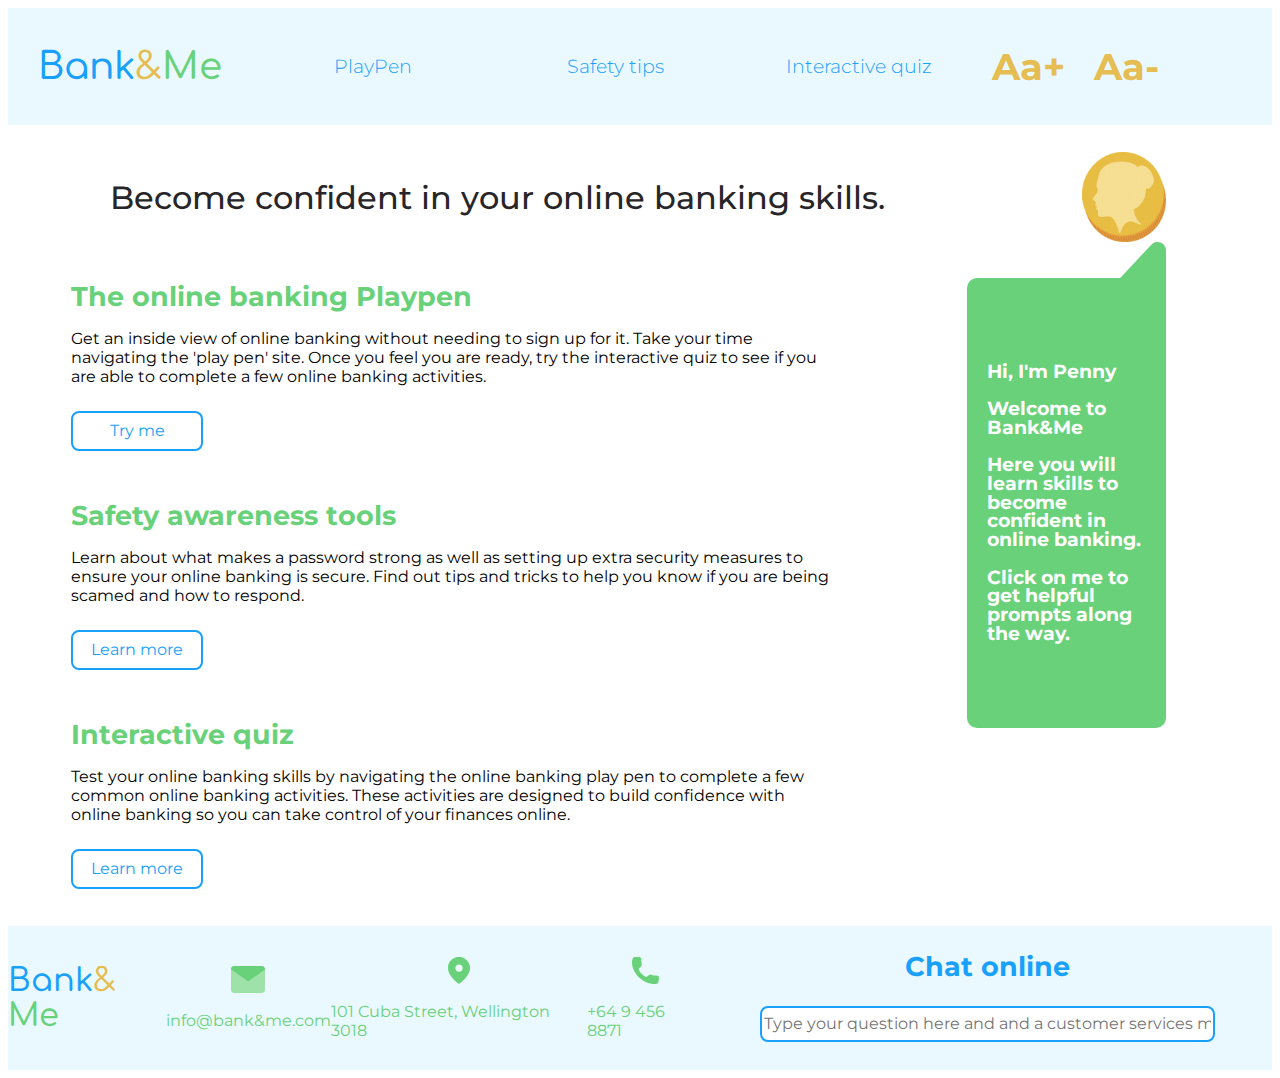
<file: index.html>
<html>
<head>
    <meta name="viewport" content="width=device-width, initial-scale=1">
    <title>Welcome to Bank&Me</title>
    <link rel="stylesheet" href="css/styles.css">
    <link rel="preconnect" href="https://fonts.googleapis.com"> 
    <link rel="preconnect" href="https://fonts.gstatic.com" crossorigin> 
    <link href="https://fonts.googleapis.com/css2?family=Comfortaa:wght@700&family=Montserrat:wght@400;500;700&display=swap" rel="stylesheet">
    
</head>
<body>
    <!-- Navbar -->
    <nav>
        <a class="logo" href="index.html">
            <div style="margin:auto">
                <h1>Bank</h1>
                <h1>&</h1>
                <h1>Me</h1>
            </div>
        </a>
        <a href="playpen.html">
            <p>PlayPen</p>
        </a>
        <a href="safety.html">
            <p>Safety tips</p>
        </a>
        <a href="quiz.html">
            <p>Interactive quiz</p>
        </a>
        <a onclick="increaseFontSize()">
            <h1 class="font-increaser">Aa+</h1>
        </a>
        <a onclick="decreaseFontSize()">
            <h1 class="font-increaser">Aa-</h1>
        </a>
    </nav>
    <!-- Links -->
    <div class="container">
        <div class="flex-column" style="grid-column: span 2;">
            <h1 class="title">Become confident in your online banking skills.</h1>
        </div>
        <div class="penny">
            <img src="images/penny.png">
            <img class="corner" src="images/corner.svg">
            <div class="blurb flex-column"><h3>Hi, I'm Penny <br><br> Welcome to Bank&Me <br><br> Here you will learn skills to become confident in online banking. <br><br> Click on me to get helpful prompts along the way. </h3>
            </div>
        </div>
        <div class="content flex-around" style="grid-column: span 2;" id="content">
            <div>
                <h2>The online banking Playpen</h2>
                <p>Get an inside view of online banking without needing to sign up for it. Take your time navigating the 'play pen' site. Once you feel you are ready, try the interactive quiz to see if you are able to complete a few online banking activities. </p>
                <a href="playpen.html" class="button">Try me</a>
            </div>
            <div>
                <h2>Safety awareness tools</h2>
                <p>Learn about what makes a password strong as well as setting up extra security measures to ensure your online banking is secure. Find out  tips and tricks to help you know if you are being scamed and how to respond.</p>
                <a href="safety.html" class="button">Learn more</a>
            </div>
            <div>
                <h2>Interactive quiz</h2>
                <p>Test your online banking skills by navigating the online banking play pen to complete a few common online banking activities. These activities are designed to build confidence with online banking so you can take control of your finances online.  </p>
                <a href="quiz.html" class="button">Learn more</a>
            </div>
        </div>
    </div>
    <!-- Footer -->
    <div class="footer">
        <div class="flex-around">
            <div class="flex-row">
               <a class="logo" href="index.html">
                    <div style="margin:auto">
                        <h1>Bank</h1>
                        <h1>&</h1>
                        <h1>Me</h1>
                    </div>
                </a>
                <div class="flex-column">
                    <div class="flex-row">
                        <img src="images/mail.svg">
                    </div>
                    <br>
                    <div>
                        <p>info@bank&me.com</p>
                    </div>
                </div>
                <div class="flex-column">
                    <div class="flex-row">
                        <img src="images/location.svg">
                    </div>
                    <br>
                    <div>
                        <p>101 Cuba Street, Wellington 3018</p>
                    </div>
                </div>
                <div class="flex-column">
                    <div class="flex-row">
                        <img src="images/phone.svg">
                    </div>
                    <br>
                    <div>
                        <p>+64 9 456 8871</p>
                    </div>
                </div>
            </div>
        </div>
        <div class="flex-column">
            <div>
                <h2>Chat online</h2>
            </div>
            <br>
            <input type="text" placeholder="Type your question here and and a customer services member will be with you shortly...">
        </div>
    </div> 
<script src="js/font-change.js"></script>
</body>
</html>
</file>
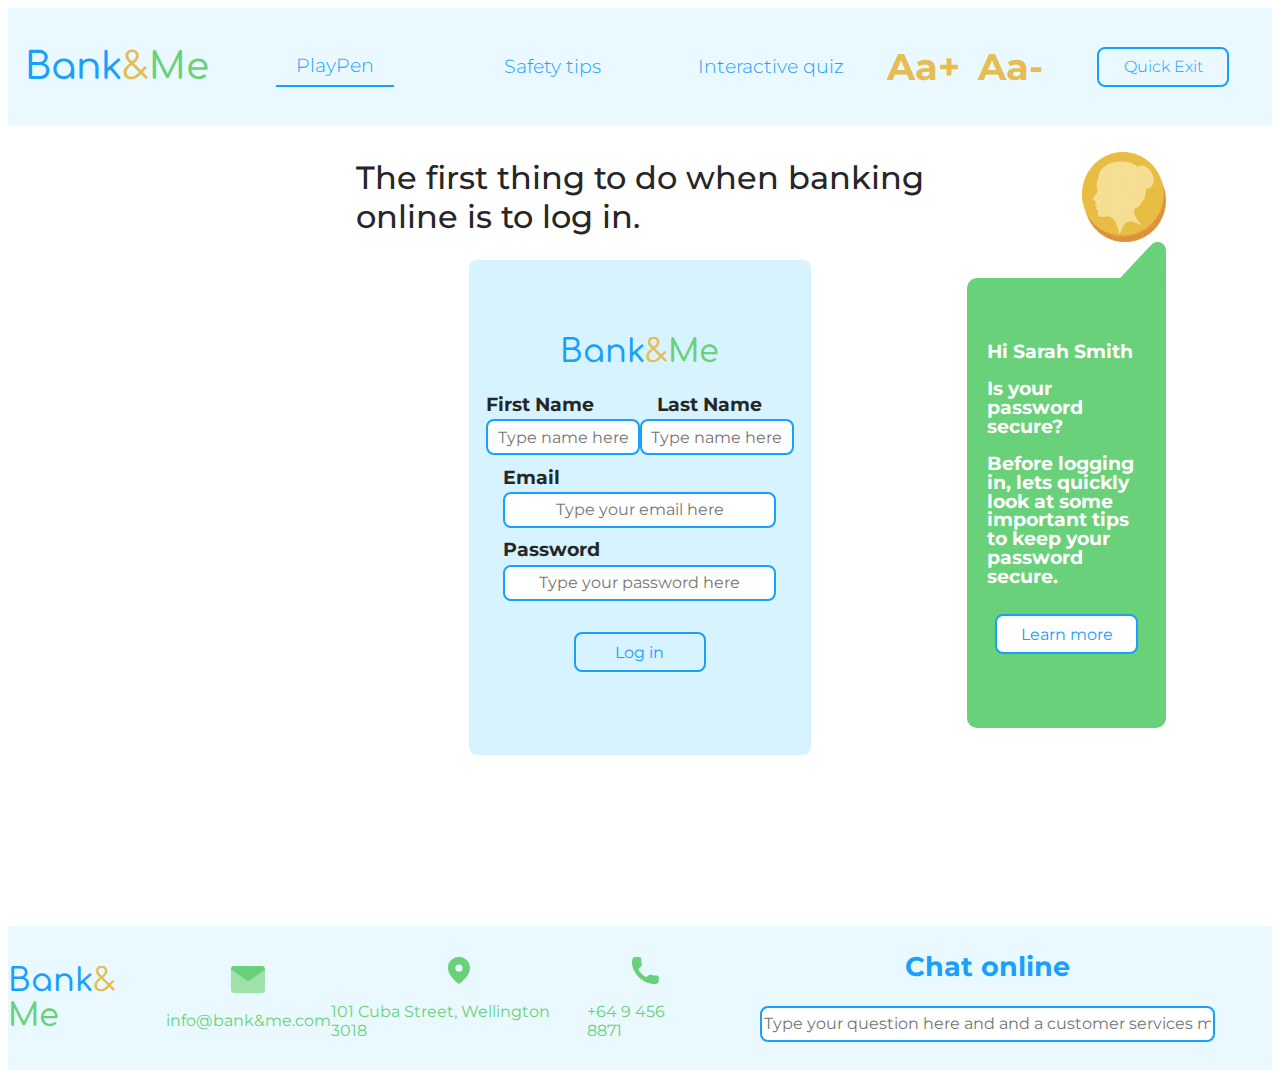
<file: playpen.html>
<html>
<head>
    <meta name="viewport" content="width=device-width, initial-scale=1">
    <title>Playpen</title>
    <link rel="stylesheet" href="css/styles.css">
    <link rel="preconnect" href="https://fonts.googleapis.com"> 
    <link rel="preconnect" href="https://fonts.gstatic.com" crossorigin> 
    <link href="https://fonts.googleapis.com/css2?family=Comfortaa:wght@700&family=Montserrat:wght@400;500;700&display=swap" rel="stylesheet">
</head>
<body>
    <nav class="quick-exit">
        <a class="logo" href="index.html">
            <div style="margin:auto">
                <h1>Bank</h1>
                <h1>&</h1>
                <h1>Me</h1>
            </div>
        </a>
        <a href="playpen.html">
            <p class="current">PlayPen</p>
        </a>
        <a href="safety.html">
            <p>Safety tips</p>
        </a>
        <a href="quiz.html">
            <p>Interactive quiz</p>
        </a>
        <a onclick="increaseFontSize()">
            <h1 class="font-increaser">Aa+</h1>
        </a>
        <a onclick="decreaseFontSize()">
            <h1 class="font-increaser">Aa-</h1>
        </a>
        <div class="flex-column">
            <a class="button" href="http://www.google.com">Quick Exit</a>
        </div>
    </nav>
    <div class="container" id="login">
        <h1 style="grid-column-start: 2;">The first thing to do when banking online is to log in. </h1>
        <div class="penny" style="grid-row: span 2">
            <img src="images/penny.png">
            <img class="corner" src="images/corner.svg">
            <div class="blurb">
                <div>
                    <h3>
                        Hi Sarah Smith <br><br> Is your password secure? <br><br>Before logging in, lets quickly look at some important tips to keep your password secure. <br><br>
                    </h3>
                    <a class="button" href="safety.html">Learn more</a>
                </div>
            </div>
        </div>
        <div class="pop-up flex-column" style="display:flex;grid-column-start:2">
            <div class="flex-around">
                <a class="logo" href="index.html">
                    <div style="margin:auto">
                        <h1>Bank</h1>
                        <h1>&</h1>
                        <h1>Me</h1>
                    </div>
                </a>
                <br>
                <div class="flex-row">
                    <div>
                        <label>
                            <h3>First Name</h3>
                        </label>
                        <input type="text" placeholder="Type name here" style="width:90%">
                    </div>
                    <div>
                        <label>
                            <h3>Last Name</h3>
                        </label>
                        <input type="text" placeholder="Type name here" style="width:90%;margin-left:0%">
                    </div>
                </div>
                <label>
                    <h3>Email</h3>
                </label>
                <input type="text" placeholder="Type your email here">
                <label>
                    <h3>Password</h3>
                </label>
                <input type="text" placeholder="Type your password here">
                <br>
                <a class="button" href="javascript:selectPlaypen()">Log in</a>
            </div>
        </div>
    </div>
    
    <div class="container" style="display:none" id="playpen">
        <!-- Customer information -->
        <div class="flex-around">
            <div>
                <h1>Hi Sarah</h1>
                <br>
                <h3>Welcome to your online banking</h3>
            </div>
        </div>
        <!-- Playpen navigation -->
        <div>
            <div class="icons">
                <a href="javascript:selectAccount()" class="flex-column">
                    <img src="images/account.svg" onmouseover="this.src='images/account_white.svg';" onmouseout="this.src='images/account.svg';">
                    <p>My Accounts</p>
                </a>
                <a href="javascript:selectPay()" class="flex-column">
                    <img src="images/pay.svg" onmouseover="this.src='images/pay_white.svg';" onmouseout="this.src='images/pay.svg';">
                    <p>Pay Someone</p>
                </a>
                <a href="javascript:selectTransfer()" class="flex-column">
                    <img src="images/transfer.svg" onmouseover="this.src='images/transfer_white.svg';" onmouseout="this.src='images/transfer.svg';">
                    <p>Transfer Money</p>
                </a>
                <a class="flex-column">
                    <img src="images/profile.svg" onmouseover="this.src='images/profile_white.svg';" onmouseout="this.src='images/profile.svg';">
                    <p>Profile</p>
                </a>
            </div>
        </div>
        <!-- Penny -->
        <div class="penny" style="grid-row: span 2">
            <img src="images/penny.png">
            <img class="corner" src="images/corner.svg">
            <div class="blurb">
                <h3 id="penny-text">
                    This is the online banking Playpen. <br><br> Move around the online banking website to familiarize yourself with how online banking works. <br><br> On this 'My Accounts' page you can check your accounts and search transactions<br><br>
                </h3>
            </div>
        </div>
        <!-- Accounts -->
        <div class="flex-around">
            <div></div>
            <div>
                <a href="javascript:selectEveryday()">
                    <div class="account">
                        <h2>Everyday account</h2>
                        <h1>$13,685.35</h1>
                        <h3 style="font-weight:500">Account number:</h3>
                        <h3>12 4356 7890 1234</h3>
                    </div>
                </a>
            </div>
            <div>
                <a href="javascript:selectSavings()">
                    <div class="account">
                        <h2>Savings account</h2>
                        <h1>$40,055.17</h1>
                        <h3 style="font-weight:500">Account number:</h3>
                        <h3>98 7654 3210 9876</h3>
                    </div>
                </a>
            </div>
            <div>
                <h3>Search transactions</h3>
                <input type="text" placeholder="Keyword" style="margin-left:0">
                <input type="date" placeholder="Date Start" style="margin-left:0;text-align:center">
                <input type="date" placeholder="Date End" style="margin-left:0;text-align:center">
            </div>
            <div></div>
        </div>
        <!-- Everyday Account -->
        <div id="everyday-account" style="display:block">
            <div class="flex-column" style="height:8vh">
                <h2>Everyday Account</h2>
            </div>
            <div class="transaction"><h3>Recent Transactions</h3> <h3>Date</h3><h3>Debit</h3><h3>Credit</h3><h3>Balance</h3></div>
            <div class="scroll">
                 <div class="transaction">
                    <p>Foodworks</p>
                    <p>April 19, 2022</p>
                    <p>-$53.75</p>
                    <p>-</p>
                    <p>$13,685.35</p>
                </div>
                <div class="transaction">
                    <p>Foodworks</p>
                    <p>April 19, 2022</p>
                    <p>-$53.75</p>
                    <p>-</p>
                    <p>$13,685.35</p>
                </div>
                <div class="transaction">
                    <p>Foodworks</p>
                    <p>April 19, 2022</p>
                    <p>-$53.75</p>
                    <p>-</p>
                    <p>$13,685.35</p>
                </div>
                <div class="transaction">
                    <p>Misschu cafe</p>
                    <p>April 18, 2022</p>
                    <p>-$13.30</p>
                    <p>-</p>
                    <p>$13,739.10</p>
                </div>
                <div class="transaction">
                    <p>Palmers</p>
                    <p>April 18, 2022</p>
                    <p>-</p>
                    <p>+29.00</p>
                    <p>$13,752.40</p>
                </div>
                <div class="transaction">
                    <p>Event Cinemas</p>
                    <p>April 17, 2022</p>
                    <p>-$24.00</p>
                    <p>-</p>
                    <p>$13,723.40</p>
                </div>
                <div class="transaction">
                    <p>Countdown</p>
                    <p>April 18, 2022</p>
                    <p>-$83.29</p>
                    <p>-</p>
                    <p>$13,747.40</p>
                </div>
                <div class="transaction">
                    <p>Air New Zealand</p>
                    <p>April 18, 2022</p>
                    <p>-$550.00</p>
                    <p>-</p>
                    <p>$13,830.69</p>
                </div>
                <div class="transaction">
                    <p>Auckland Library</p>
                    <p>April 18, 2022</p>
                    <p>-$4.00</p>
                    <p>-</p>
                    <p>$15,480.69</p>
                </div>
                <div class="transaction">
                    <p>Suji Bar</p>
                    <p>April 13, 2022</p>
                    <p>-$109.75</p>
                    <p>-</p>
                    <p>$13,685.35</p>
                </div>
            </div>
        </div>
         <!-- Savings Account -->
        <div id="savings-account" style="display:none">
            <div class="flex-column" style="height:8vh">
                <h2>Savings Account</h2>
            </div>
            <div class="transaction"><h3>Recent Transactions</h3> <h3>Date</h3><h3>Debit</h3><h3>Credit</h3><h3>Balance</h3></div>
            <div class="scroll">
                <div class="transaction">
                    <p>Foodworks</p>
                    <p>April 19, 2022</p>
                    <p>-$53.75</p>
                    <p>-</p>
                    <p>$13,685.35</p>
                </div>
                <div class="transaction">
                    <p>Foodworks</p>
                    <p>April 19, 2022</p>
                    <p>-$53.75</p>
                    <p>-</p>
                    <p>$13,685.35</p>
                </div>
                <div class="transaction">
                    <p>Foodworks</p>
                    <p>April 19, 2022</p>
                    <p>-$53.75</p>
                    <p>-</p>
                    <p>$13,685.35</p>
                </div>
                <div class="transaction">
                    <p>Misschu cafe</p>
                    <p>April 18, 2022</p>
                    <p>-$13.30</p>
                    <p>-</p>
                    <p>$13,739.10</p>
                </div>
                <div class="transaction">
                    <p>Palmers</p>
                    <p>April 18, 2022</p>
                    <p>-</p>
                    <p>+29.00</p>
                    <p>$13,752.40</p>
                </div>
                <div class="transaction">
                    <p>Event Cinemas</p>
                    <p>April 17, 2022</p>
                    <p>-$24.00</p>
                    <p>-</p>
                    <p>$13,723.40</p>
                </div>
                <div class="transaction">
                    <p>Countdown</p>
                    <p>April 18, 2022</p>
                    <p>-$83.29</p>
                    <p>-</p>
                    <p>$13,747.40</p>
                </div>
                <div class="transaction">
                    <p>Air New Zealand</p>
                    <p>April 18, 2022</p>
                    <p>-$550.00</p>
                    <p>-</p>
                    <p>$13,830.69</p>
                </div>
                <div class="transaction">
                    <p>Auckland Library</p>
                    <p>April 18, 2022</p>
                    <p>-$4.00</p>
                    <p>-</p>
                    <p>$15,480.69</p>
                </div>
                <div class="transaction">
                    <p>Suji Bar</p>
                    <p>April 13, 2022</p>
                    <p>-$109.75</p>
                    <p>-</p>
                    <p>$13,685.35</p>
                </div>
            </div>
        </div>
         <!-- Pay Someone -->
        <div class="flex-around" id="pay" style="display:none">
            <div>
                <h1 style="text-align:center" id="payment-title">Make a payment</h1>
                <br>
                <div class="pop-up flex-column" id="payment-1" style="display:flex">
                    <div class="flex-around">
                        <h3>Select Account</h3>
                            <select name="account">
                                <option value="everyday">Everyday Account</option>
                                <option value="savings">Savings Account</option>
                            </select>
                        <br>
                        <h3>Select Payee Type</h3>
                            <select name="account">
                                <option value="everyday">Select Payee</option>
                                <option value="savings">Create a new payee</option>
                            </select>
                        <br>
                        <h3>Enter Date</h3>
                            <input type="date">
                        <br>
                        <h3>Enter Amount</h3>
                            <input type="text" placeholder="$">
                        <br>
                        <a class="button" href="javascript:selectPayee()">Confirm</a>
                    </div>
                </div>
                <div class="pop-up flex-column" id="payment-2" style="display:none">
                    <div class="flex-around">
                        <h3>Name</h3>
                            <input type="text" placeholder="Type name here">
                        <br>
                        <h3>Account Number</h3>
                            <input type="text" placeholder="XX XXXX XXXX XXXX">
                        <br>
                        <h3>Save to Payee List</h3>
                            <label class="switch">
                                <input type="checkbox" checked>
                                <span class="slider round"></span>
                            </label>
                        <a class="button" href="javascript:selectAccount()">Confirm</a>
                    </div>
                </div>
            </div>
        </div>
         <!-- Transfer Money -->
        <div class="flex-around" id="transfer" style="display:none">
            <div>
                <h1 style="text-align:center">Make a transfer</h1>
                <br>
                <div class="pop-up flex-column" style="display:flex">
                    <div class="flex-around">
                        <h3>From</h3>
                            <select name="account">
                                <option value="everyday">Everyday Account</option>
                                <option value="savings">Savings Account</option>
                            </select>
                        <br>
                        <h3>To</h3>
                            <select name="account">
                                <option value="everyday">Everyday Account</option>
                                <option value="savings">Savings Account</option>
                            </select>
                        <br>
                        <h3>Enter Amount</h3>
                            <input type="text" placeholder="$">
                        <br>
                        <h3>Date</h3>
                            <input type="date">
                        <br>
                        <a class="button" href="javascript:selectAccount()">Confirm</a>
                    </div>
                </div>
            </div>
        </div>
    </div>
    <!-- Footer -->
    <div class="footer">
        <div class="flex-around">
            <div class="flex-row">
               <a class="logo" href="index.html">
                    <div style="margin:auto">
                        <h1>Bank</h1>
                        <h1>&</h1>
                        <h1>Me</h1>
                    </div>
                </a>
                <div class="flex-column">
                    <div class="flex-row">
                        <img src="images/mail.svg">
                    </div>
                    <br>
                    <div>
                        <p>info@bank&me.com</p>
                    </div>
                </div>
                <div class="flex-column">
                    <div class="flex-row">
                        <img src="images/location.svg">
                    </div>
                    <br>
                    <div>
                        <p>101 Cuba Street, Wellington 3018</p>
                    </div>
                </div>
                <div class="flex-column">
                    <div class="flex-row">
                        <img src="images/phone.svg">
                    </div>
                    <br>
                    <div>
                        <p>+64 9 456 8871</p>
                    </div>
                </div>
            </div>
        </div>
        <div class="flex-column">
            <div>
                <h2>Chat online</h2>
            </div>
            <br>
            <input type="text" placeholder="Type your question here and and a customer services member will be with you shortly...">
        </div>
    </div> 
<script src="js/font-change.js"></script>
<script src="js/navigation.js"></script>
</body>
</html>
</file>
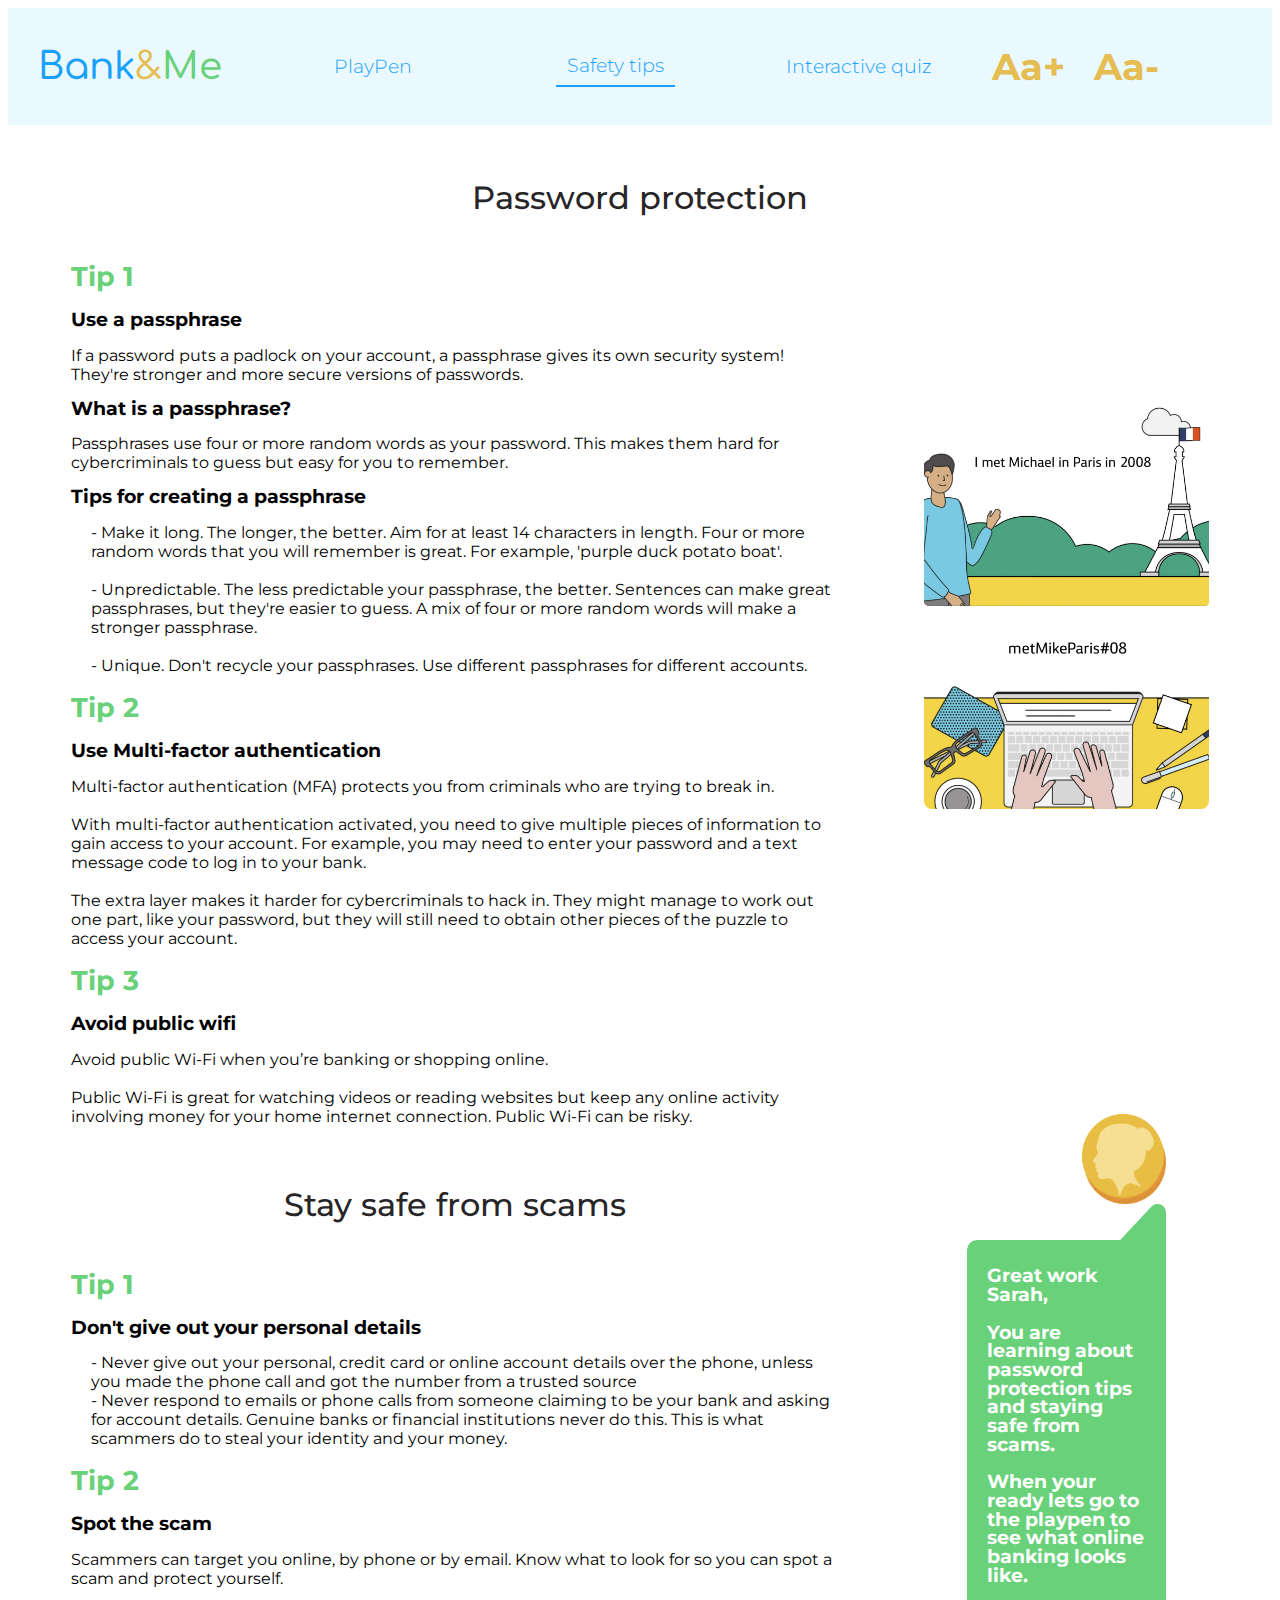
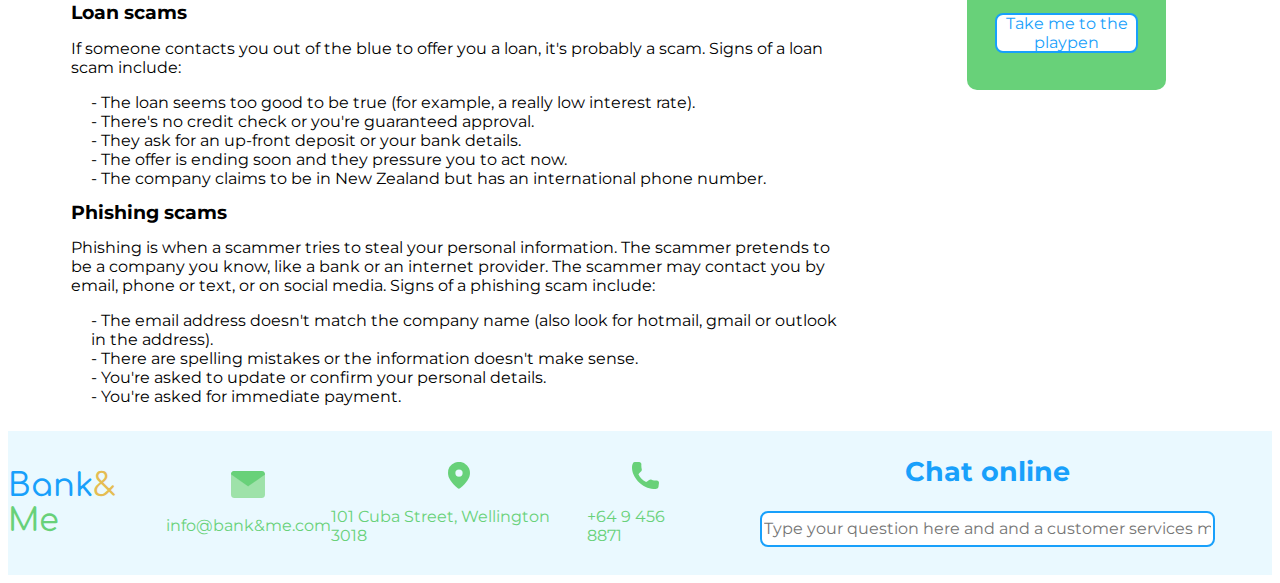
<file: safety.html>
<html>
<head>
    <meta name="viewport" content="width=device-width, initial-scale=1">
    <title>Safety Awareness Tools</title>
    <link rel="stylesheet" href="css/styles.css">
    <link rel="preconnect" href="https://fonts.googleapis.com"> 
    <link rel="preconnect" href="https://fonts.gstatic.com" crossorigin> 
    <link href="https://fonts.googleapis.com/css2?family=Comfortaa:wght@700&family=Montserrat:wght@400;500;700&display=swap" rel="stylesheet">
</head>
<body>
    <!-- Navbar -->
    <nav>
        <a class="logo" href="index.html">
            <div style="margin:auto">
                <h1>Bank</h1>
                <h1>&</h1>
                <h1>Me</h1>
            </div>
        </a>
        <a href="playpen.html">
            <p>PlayPen</p>
        </a>
        <a href="safety.html">
            <p class="current">Safety tips</p>
        </a>
        <a href="quiz.html">
            <p>Interactive quiz</p>
        </a>
        <a onclick="increaseFontSize()">
            <h1 class="font-increaser">Aa+</h1>
        </a>
        <a onclick="decreaseFontSize()">
            <h1 class="font-increaser">Aa-</h1>
        </a>
    </nav>
    <!-- Safety Tips -->
    <div id="content">
        <div class="container" style="grid-template-rows:none">
            <div class="flex-column" style="grid-column: span 3">
                <h1 class="title">Password protection</h1>
            </div>
            <div class="content" style="grid-column: span 2;">
                <h2>Tip 1</h2>
                    <br>
                    <h3>Use a passphrase</h3>
                        <p>If a password puts a padlock on your account, a passphrase gives its own security system! They're stronger and more secure versions of passwords.</p>
                    <h3>What is a passphrase?</h3>
                        <p>Passphrases use four or more random words as your password. This makes them hard for cybercriminals to guess but easy for you to remember.</p>
                    <h3>Tips for creating a passphrase</h3>
                        <p style="margin-left:20px"> - Make it long. The longer, the better. Aim for at least 14 characters in length. Four or more random words that you will remember is great. For example, 'purple duck potato boat'.<br><br>
                        - Unpredictable. The less predictable your passphrase, the better. Sentences can make great passphrases, but they're easier to guess. A mix of four or more random words will make a stronger passphrase.<br><br>
                        - Unique. Don't recycle your passphrases. Use different passphrases for different accounts.</p>
                <h2>Tip 2</h2>
                    <br>
                    <h3>Use Multi-factor authentication</h3>
                        <p>Multi-factor authentication (MFA) protects you from criminals who are trying to break in.<br><br>
                        With multi-factor authentication activated, you need to give multiple pieces of information to gain access to your account. For example, you may need to enter your password and a text message code to log in to your bank.<br><br>
                        The extra layer makes it harder for cybercriminals to hack in. They might manage to work out one part, like your password, but they will still need to obtain other pieces of the puzzle to access your account.</p>
                <h2>Tip 3</h2>
                    <br>
                    <h3>Avoid public wifi</h3>
                        <p>Avoid public Wi-Fi when you’re banking or shopping online.<br><br>
                        Public Wi-Fi is great for watching videos or reading websites but keep any online activity involving money for your home internet connection. Public Wi-Fi can be risky.</p>
                <h1 class="title">Stay safe from scams</h1>
                <h2>Tip 1</h2>
                    <br>
                    <h3>Don't give out your personal details</h3>
                        <p style="margin-left:20px">- Never give out your personal, credit card or online account details over the phone, unless you made the phone call and got the number from a trusted source<br>
                        - Never respond to emails or phone calls from someone claiming to be your bank and asking for account details. Genuine banks or financial institutions never do this. This is what scammers do to steal your identity and your money. </p>
                    <h2>Tip 2</h2>
                        <br>
                    <h3>Spot the scam</h3>
                        <p>Scammers can target you online, by phone or by email. Know what to look for so you can spot a scam and protect yourself.</p>
                    <h3>Loan scams</h3>
                        <p>If someone contacts you out of the blue to offer you a loan, it's probably a scam. Signs of a loan scam include:</p>
                        <p style="margin-left:20px">
                        - The loan seems too good to be true (for example, a really low interest rate).<br>
                        - There's no credit check or you're guaranteed approval.<br>
                        - They ask for an up-front deposit or your bank details.<br>
                        - The offer is ending soon and they pressure you to act now.<br>
                        - The company claims to be in New Zealand but has an international phone number.
                    <h3>Phishing scams</h3>
                        <p>Phishing is when a scammer tries to steal your personal information. The scammer pretends to be a company you know, like a bank or an internet provider. The scammer may contact you by email, phone or text, or on social media. Signs of a phishing scam include:</p>
                        <p style="margin-left:20px">- The email address doesn't match the company name (also look for hotmail, gmail or outlook in the address).<br>
                        - There are spelling mistakes or the information doesn't make sense.<br>
                        - You're asked to update or confirm your personal details.<br>
                        - You're asked for immediate payment.</p>
            </div>
            <div class="flex-around">
                <div>
                    <img class="michael" src="images/michael.png">
                </div>
                <div class="penny" style="grid-row: span 2">
                    <img src="images/penny.png">
                    <img class="corner" src="images/corner.svg">
                    <div class="blurb">
                        <div>
                            <h3 id="penny-text">
                                Great work Sarah, <br><br> You are learning about password protection tips and staying safe from scams. <br><br> When your ready lets go to the playpen to see what online banking looks like.  <br><br>
                            </h3>
                            <a class="button" href="playpen.html">Take me to the playpen</a>
                        </div>
                    </div>
                </div>
            </div>
        </div>
    </div>
    <!-- Footer -->
    <div class="footer">
        <div class="flex-around">
            <div class="flex-row">
               <a class="logo" href="index.html">
                    <div style="margin:auto">
                        <h1>Bank</h1>
                        <h1>&</h1>
                        <h1>Me</h1>
                    </div>
                </a>
                <div class="flex-column">
                    <div class="flex-row">
                        <img src="images/mail.svg">
                    </div>
                    <br>
                    <div>
                        <p>info@bank&me.com</p>
                    </div>
                </div>
                <div class="flex-column">
                    <div class="flex-row">
                        <img src="images/location.svg">
                    </div>
                    <br>
                    <div>
                        <p>101 Cuba Street, Wellington 3018</p>
                    </div>
                </div>
                <div class="flex-column">
                    <div class="flex-row">
                        <img src="images/phone.svg">
                    </div>
                    <br>
                    <div>
                        <p>+64 9 456 8871</p>
                    </div>
                </div>
            </div>
        </div>
        <div class="flex-column">
            <div>
                <h2>Chat online</h2>
            </div>
            <br>
            <input type="text" placeholder="Type your question here and and a customer services member will be with you shortly...">
        </div>
    </div> 
<script src="js/font-change.js"></script>
</body>
</html>
</file>
<file: css/styles.css>
<style>

/* Containers */

body {
    width:100%;
    margin:0;
    padding:0;
}

.container {
    height:auto;
    width:90%;
    margin:1vh auto;
    display:grid;
    grid-template-rows: 14vh 73vh;
    grid-template-columns: 25% 50% 25%;
}

.content {
    text-align:left;
    min-height:73vh;
    width:90%;
}

.pop-up {
    display:none;
    width:60%;
    height:55vh;
    background-color:#D7F3FF;
    border-radius:8px;
    margin:0 auto;
}


/* Text */

h1, h2, h3, a, p {
    font-family: 'Montserrat', sans-serif;
    text-decoration:none;
    color:black;
}

h1, h2, h3 {
    display:flex;
    flex-direction:column;
    justify-content:space-around;
    margin:0;
    padding:0;
}

h1 {
    color:#272527;
    font-weight:500;
}

.title {
    height:14vh;
    text-align:center;
}

h2 {
    color:#68D179;
    font-size:20pt;
}

h3 {
    line-height:1;
}

a:hover {
    cursor:pointer;
}

.content h2, .content h3 {
    text-align:left;
}

.content p {
    text-align:left;
}

.logo {
    display:flex;
    flex-direction:column;
    justify-content:space-around;
}
.logo h1 {
    font-family: 'Comfortaa', cursive;
    float:left;
}

.logo h1:nth-child(1) {
    color:#18A0FB;
}

.logo h1:nth-child(2) {
    color:#E5BD53;
}

.logo h1:nth-child(3) {
    color:#68D179;
}

label h3 {
    margin-top:1vh;
    color:#272727;
}

.pop-up h3 {
    margin-left:10%;
}

/* Items */

img {
    margin:0;
    padding:0;
}

input, select {
    width:80%;
    margin:0.5vh 10%;
    height:4vh;
    border:2px solid #18A0FB;
    font-size:12pt;
    font-family: 'Montserrat', sans-serif;
    text-align:center;
    border-radius:8px;
}

.button {
    display:flex;
    flex-direction:column;
    justify-content:center;
    height:4vh;
    width:10vw;
    color:#18A0FB;
    border:2px solid #18A0FB;
    border-radius:8px;
    margin:1vh auto;
    font-size:12pt;
    text-align:center;
}

.button:hover {
    background-color:#18A0FB;
    color:white;
}

.content .button {
    float:left;
}

.michael {
    width:100%;
    border-radius:8px;
}

/* Navbar */

nav {
    height:13vh;
    width:100%;
    display:grid;
    grid-template-columns: repeat(4, 1fr) repeat(3, 0.4fr);
    background-color:#EAF9FF;
    transition: all 0.1s ease;
}

nav a {
    display:flex;
    flex-direction:column;
    justify-content:center;
    font-size:14pt;
    font-weight:300;
    height:100%;
    text-align:center;
}

nav p {
    color:#18A0FB;
}

.current {
    margin:auto;
    width:8vw;
    padding:8px;
    border-bottom:2px solid #18A0FB;
}

.font-increaser {
    color:#E5BD53;
    font-weight:700;
    text-align:center;
}

.quick-exit {
    grid-template-columns: repeat(4, 1fr) repeat(2, 0.4fr) 1fr;
}

/* CSS Grid and Flex */

.grid-two {
    display:grid;
    grid-template-columns: repeat(2, 1fr);
}

.grid-three {
    display:grid;
    grid-template-columns: repeat(3, 1fr);
}

.flex-column {
    display:flex;
    flex-direction:column;
    justify-content:center;
}

.flex-around {
    display:flex;
    flex-direction:column;
    justify-content:space-around;
}

.flex-row {
    display:flex;
    justify-content:space-around;
}

.flex-around-row {
    display:flex;
    justify-content:center;
}

/* Penny */

.penny {
    position:relative;
    height:83vh;
    width:70%;
    margin:2vh auto;
    display:grid;
    grid-template-rows:  10vh 43vh 15vh;
    grid-row: span 2;
}

.blurb {
    position:absolute;
    top:14vh;
    height:50vh;
    width:100%;
    background-color:#68D179;
    border-radius:10px;
    display:flex;
    flex-direction:column;
    justify-content:space-around;
    -webkit-animation: fadein 2s;
    -moz-animation: fadein 2s; 
    -ms-animation: fadein 2s; 
    -o-animation: fadein 2s; 
    animation: fadein 2s;
}

.penny img {
    height:10vh;
    width:auto;
    position:absolute;
    right:0;
}

.blurb h3 {
    color:white;
    width:80%;
    margin:auto;
    text-align:left;
}

.blurb .button {
    background-color:white;
    width:70%;
    margin:1vh auto;
}

.blurb .button:hover {
    background-color:#18A0FB;;
}

.corner {
    height:5vh;
    top:10vh;
    -webkit-animation: fadein 2s;
    -moz-animation: fadein 2s; 
    -ms-animation: fadein 2s; 
    -o-animation: fadein 2s; 
    animation: fadein 2s;
}

/* Penny Fade Animations */

@keyframes fadein {
    from { opacity: 0; }
    to   { opacity: 1; }
}

@-moz-keyframes fadein {
    from { opacity: 0; }
    to   { opacity: 1; }
}

@-webkit-keyframes fadein {
    from { opacity: 0; }
    to   { opacity: 1; }
}

@-ms-keyframes fadein {
    from { opacity: 0; }
    to   { opacity: 1; }
}

@-o-keyframes fadein {
    from { opacity: 0; }
    to   { opacity: 1; }
}

/* Accounts Page */
.login {
    justify-content:center;
    height:70%;
    width:40%;
    margin:0 auto;
    border-radius:8px;
    background-color:#EAF9FF;
}

.account > * {
    height:auto;
    line-height:1.5;
}

/* Account Icons */
.icons {
    width:90%;
    height:15vh;
    margin: 2vh auto;
    display:grid;
    grid-template-columns: repeat(4, 1fr);
}

.icons p {
    text-align:center;
    color:#68D179;
}

.icons img {
    height: 5vh;
    margin:0 auto;
}

.icons p {
    color:black;
}

.icons a:hover > p {
    color:#68D179;
}

/* Transaction Scrollbox */

.scroll {
    height:50vh;
    overflow-y: scroll;
}

.scroll .transaction {
    margin:2vh auto;
    background-color:#83CCEB;
    border-radius:8px;
}

.transaction {
    height:5vh;
    width:100%;
    display:grid;
    grid-template-columns: repeat(5, 1fr);
}

.transaction h3 {
    text-align:center;
}

.transaction:nth-child(odd) {
    background-color:#D7F3FF;
}

.transaction p {
    text-align:center;
}

/* Save Payee Toggle */

.switch {
  position: relative;
  display: inline-block;
  width: 60px;
  height: 34px;
  margin:1vh 10%;
}

.switch input { 
  opacity: 0;
  width: 0;
  height: 0;
}

.slider {
  position: absolute;
  cursor: pointer;
  top: 0;
  left: 0;
  right: 0;
  bottom: 0;
  background-color: #ccc;
  -webkit-transition: .4s;
  transition: .4s;
}

.slider:before {
  position: absolute;
  content: "";
  height: 26px;
  width: 26px;
  left: 4px;
  bottom: 4px;
  background-color: white;
  -webkit-transition: .4s;
  transition: .4s;
}

input:checked + .slider {
  background-color: #2196F3;
}

input:focus + .slider {
  box-shadow: 0 0 1px #2196F3;
}

input:checked + .slider:before {
  -webkit-transform: translateX(26px);
  -ms-transform: translateX(26px);
  transform: translateX(26px);
}

.slider.round {
  border-radius: 8px;
}

.slider.round:before {
  border-radius: 50%;
}

::-webkit-scrollbar-track {
	border-radius:4px
	background: #C4C4C4; 
}
 
::-webkit-scrollbar-thumb {
	background: #83CCEB; 
	border-radius: 4px;
}

/* Footer */
.footer {
    height:16vh;
    background-color:#EAF9FF;
    display: grid;
    grid-template-columns: 55% 45%;
}

.footer img, .footer p {
    display:inline;
    color:#68D179;
}

.footer img {
    height:3vh;
    width:auto;
    margin:auto;
}

.footer h2 {
    color:#18A0FB;
    text-align:center;
}
</style>
</file>
